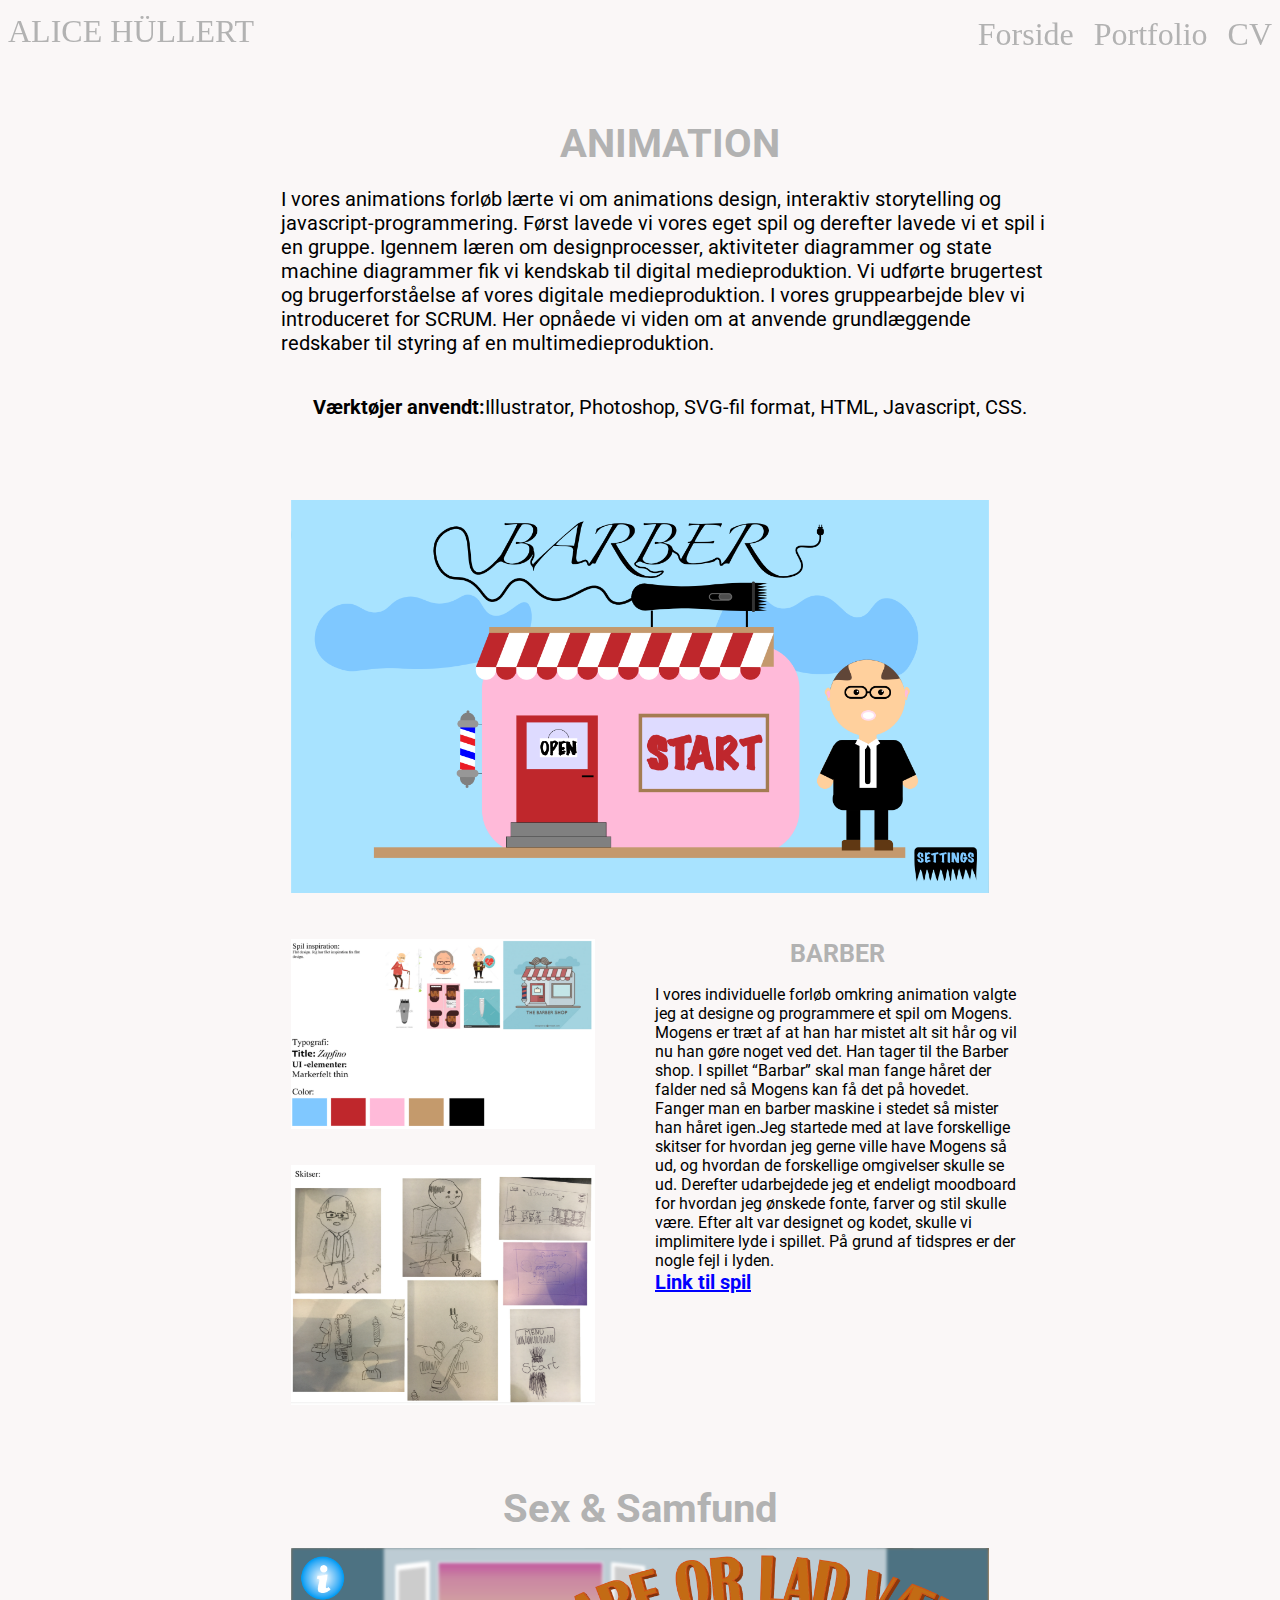
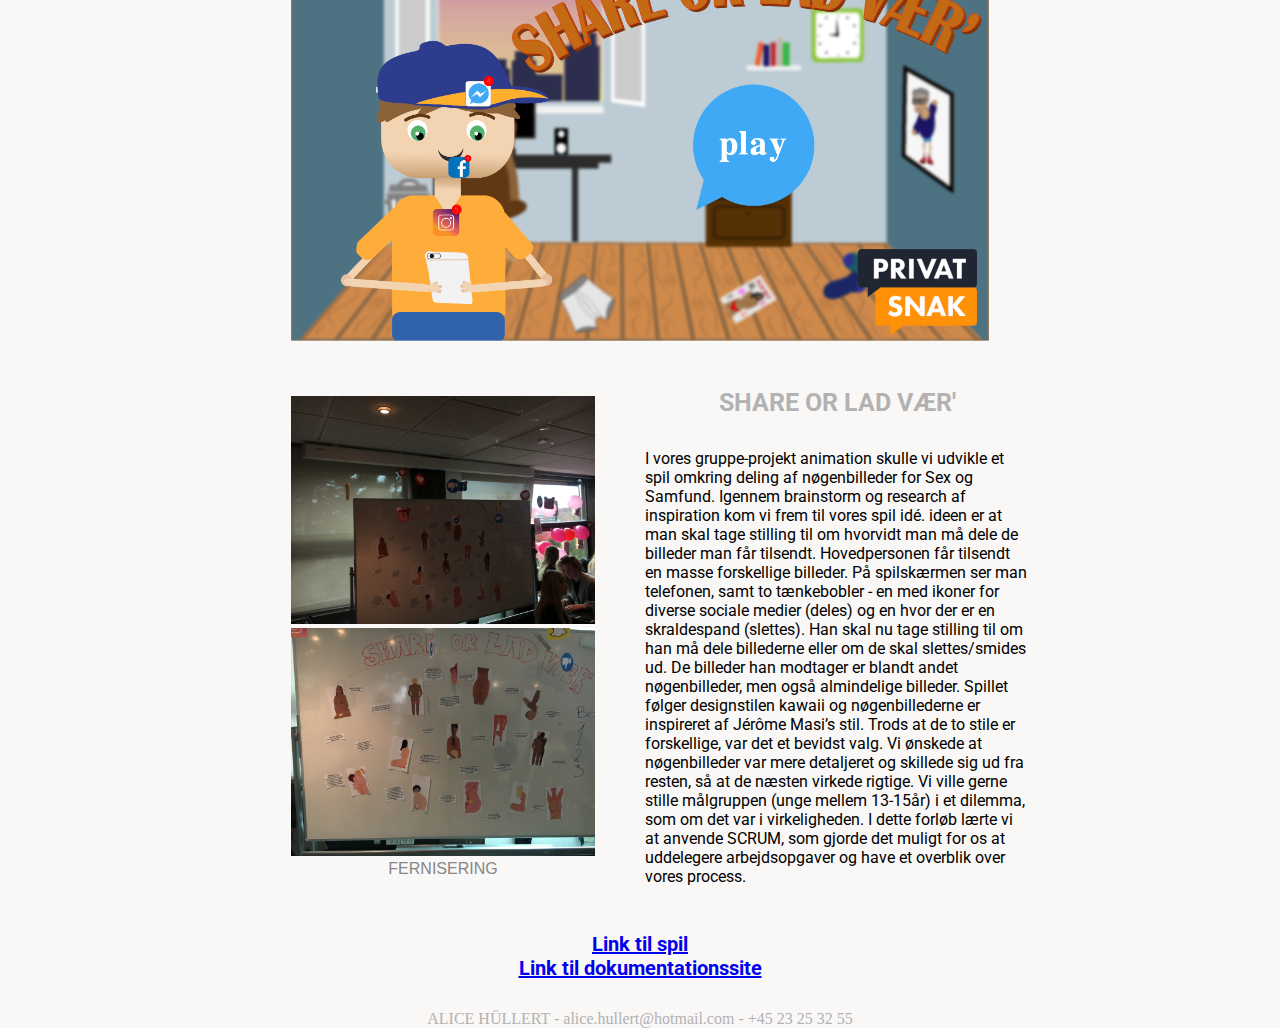
<file: portfolio/animation.html>
<!DOCTYPE html>
<html lang="da">

<head>
    <meta charset="utf-8">
    <meta name="viewport" content="width=device-width, initial-scale=1.0">
    <title>Animation</title>
    <link rel="stylesheet" href="style.css">

    <link href="https://fonts.googleapis.com/css?family=Roboto:300&display=swap" rel="stylesheet">

</head>

<body>
    <div class="all_content_animation">
        <header>
            <!--
       <h1>Tema 2</h1>
        <h2>Animation</h2>
-->
            <nav>
                <div class="mig">
                    <a href="index.html">
                        ALICE HÜLLERT
                    </a>
                </div>

                <div id="menuknap">☰</div>
                <ul id="menu" class="hidden">
                    <li> <a href="index.html">Forside</a>
                    </li>
                    <li><a href="portfolio.html">Portfolio</a></li>
                    <li>
                        <a href="cv.html">CV</a>
                    </li>
                </ul>
            </nav>
        </header>
        <div class="sectionwrapper_animation">

            <article class="box_1_animation">
                <h1>ANIMATION</h1>

                <p>I vores animations forløb lærte vi om animations design, interaktiv storytelling og javascript-programmering. Først lavede vi vores eget spil og derefter lavede vi et spil i en gruppe. Igennem læren om designprocesser, aktiviteter diagrammer og state machine diagrammer fik vi kendskab til digital medieproduktion. Vi udførte brugertest og brugerforståelse af vores digitale medieproduktion. I vores gruppearbejde blev vi introduceret for SCRUM. Her opnåede vi viden om at anvende grundlæggende redskaber til styring af en multimedieproduktion.
                </p>
                <p>
                    <b>Værktøjer anvendt:</b>Illustrator, Photoshop, SVG-fil format, HTML, Javascript, CSS.
                </p>
            </article>

            <article class="box_2_animation">
                <figure>
                    <img src="egetspil.png" alt="egetspil">
                </figure>

            </article>

            <article class="box_3_animation">
                <figure>
                    <img src="moodboard.png" alt="moodboard">
                </figure>
                <figure>
                    <img src="Skitser.png" alt="skitser">
                </figure>

            </article>


            <article class="box_4_animation">
                <h1>BARBER</h1>
                <p>I vores individuelle forløb omkring animation valgte jeg at designe og programmere et spil om Mogens. Mogens er træt af at han har mistet alt sit hår og vil nu han gøre noget ved det. Han tager til the Barber shop. I spillet “Barbar” skal man fange håret der falder ned så Mogens kan få det på hovedet. Fanger man en barber maskine i stedet så mister han håret igen.Jeg startede med at lave forskellige skitser for hvordan jeg gerne ville have Mogens så ud, og hvordan de forskellige omgivelser skulle se ud. Derefter udarbejdede jeg et endeligt moodboard for hvordan jeg ønskede fonte, farver og stil skulle være. Efter alt var designet og kodet, skulle vi implimitere lyde i spillet. På grund af tidspres er der nogle fejl i lyden.
                    <a href="http://alicehullert.com/kea/02-animation/spil/assets/">Link til spil</a>
                </p>

            </article>

            <article class="box_6_animation">
                <h1>Sex & Samfund</h1>
                <figure>
                    <img src="sogsspil.png" alt="sogs">
                </figure>
            </article>

            <article class="box_7_animation">
                <figure>
                    <img src="udstilling.JPG" alt="ud1">
                    <img src="udstilling2.JPG" alt="ud2">
                                <figcaption>FERNISERING</figcaption>

                </figure>
            </article>

            <article class="box_8_animation">
                <h1>SHARE OR LAD VÆR'</h1>

                <p>I vores gruppe-projekt animation skulle vi udvikle et spil omkring deling af nøgenbilleder for Sex og Samfund. Igennem brainstorm og research af inspiration kom vi frem til vores spil idé. ideen er at man skal tage stilling til om hvorvidt man må dele de billeder man får tilsendt. Hovedpersonen får tilsendt en masse forskellige billeder. På spilskærmen ser man telefonen, samt to tænkebobler - en med ikoner for diverse sociale medier (deles) og en hvor der er en skraldespand (slettes). Han skal nu tage stilling til om han må dele billederne eller om de skal slettes/smides ud. De billeder han modtager er blandt andet nøgenbilleder, men også almindelige billeder.

                    Spillet følger designstilen kawaii og nøgenbillederne er inspireret af Jérôme Masi’s stil. Trods at de to stile er forskellige, var det et bevidst valg. Vi ønskede at nøgenbilleder var mere detaljeret og skillede sig ud fra resten, så at de næsten virkede rigtige. Vi ville gerne stille målgruppen (unge mellem 13-15år) i et dilemma, som om det var i virkeligheden.

                    I dette forløb lærte vi at anvende SCRUM, som gjorde det muligt for os at uddelegere arbejdsopgaver og have et overblik over vores process.
                </p>

            </article>
            <article class="box_9_animation">
                <p class="links">
                    <a href="http://fionawray.dk/kea/02-animation/projektspil/index.html?fbclid=IwAR3ALwnoXwAYOgQBbXn0d7Df3ppokRWKa2QaxMRsekeoq632gUqjyIF9UWk">Link til spil</a>
                    <a href="http://annaseverine.dk/kea/02-animation/Gruppe-23_Dokumentationssite/">Link til dokumentationssite</a>
                </p>



            </article>

        </div>


    </div>


    <footer>
        ALICE HÜLLERT - alice.hullert@hotmail.com - +45 23 25 32 55
    </footer>
    <script src="script.js"></script>
</body>

</html>
</file>
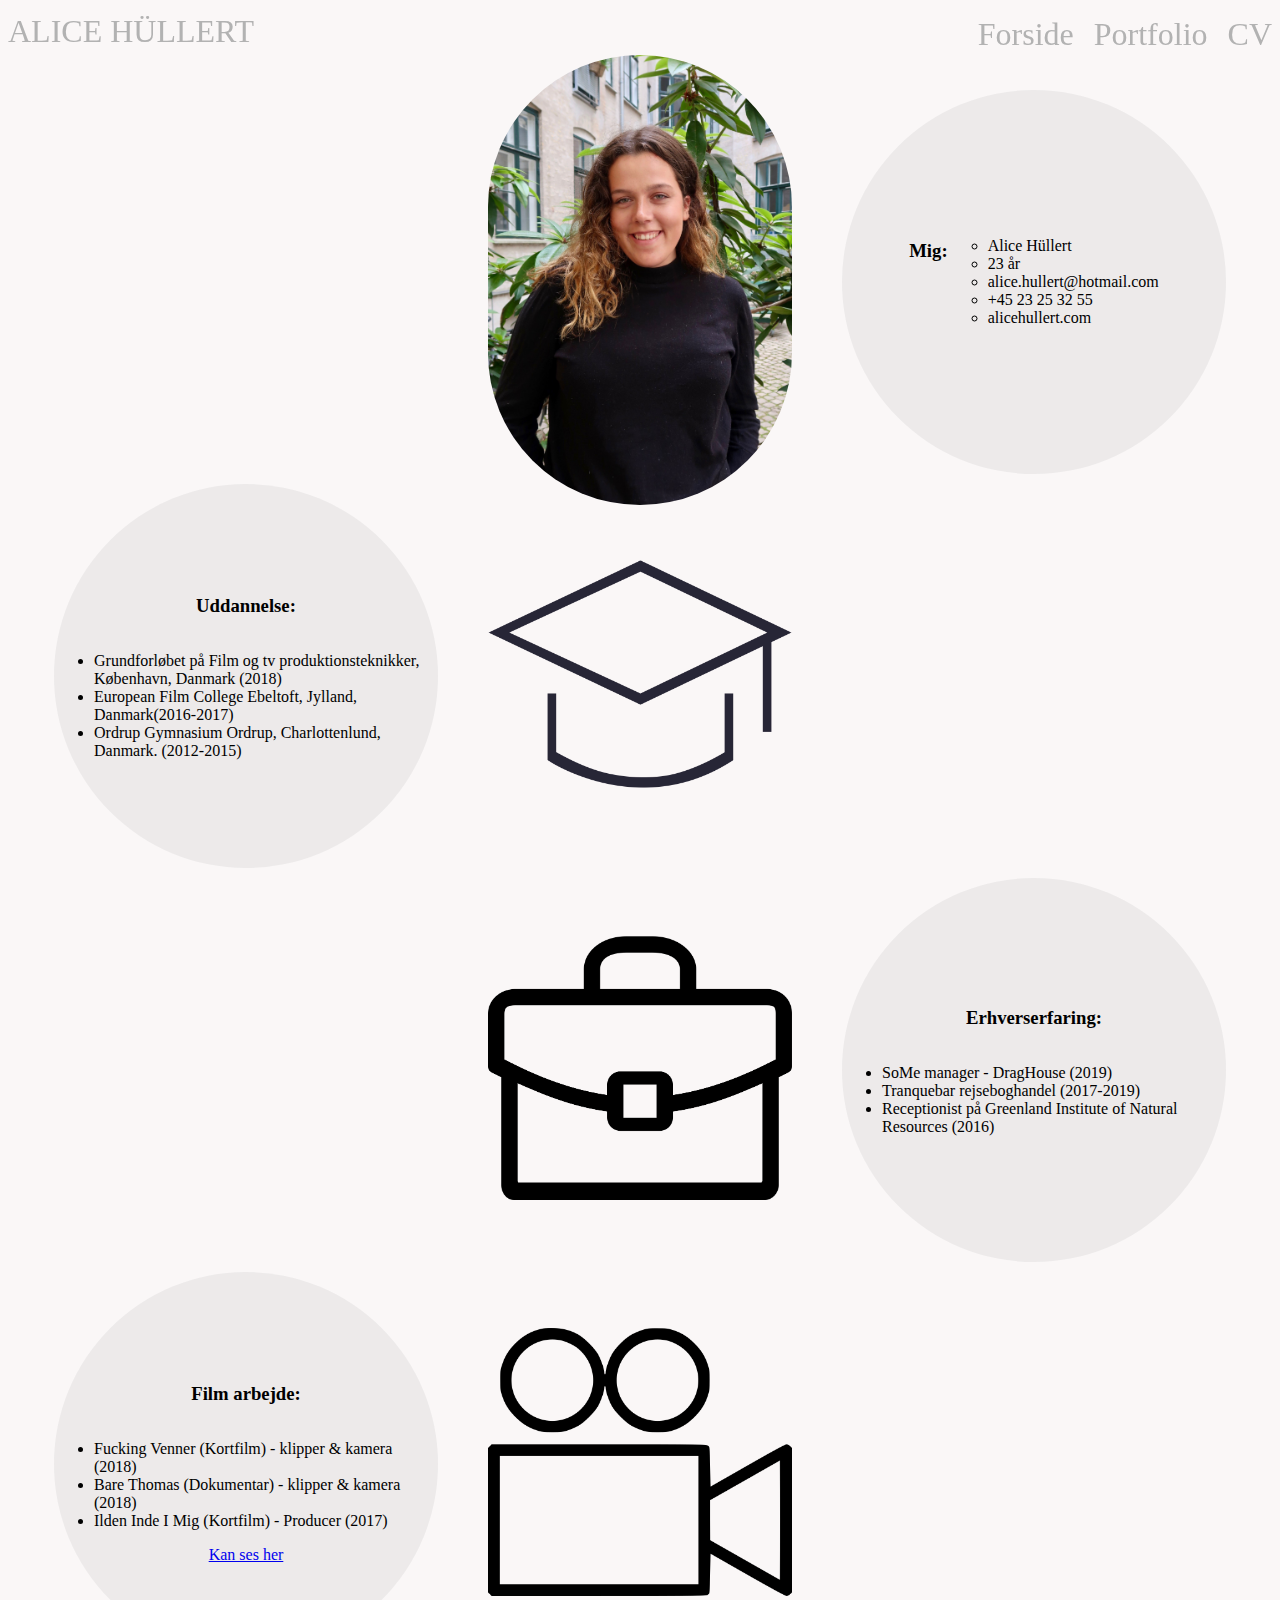
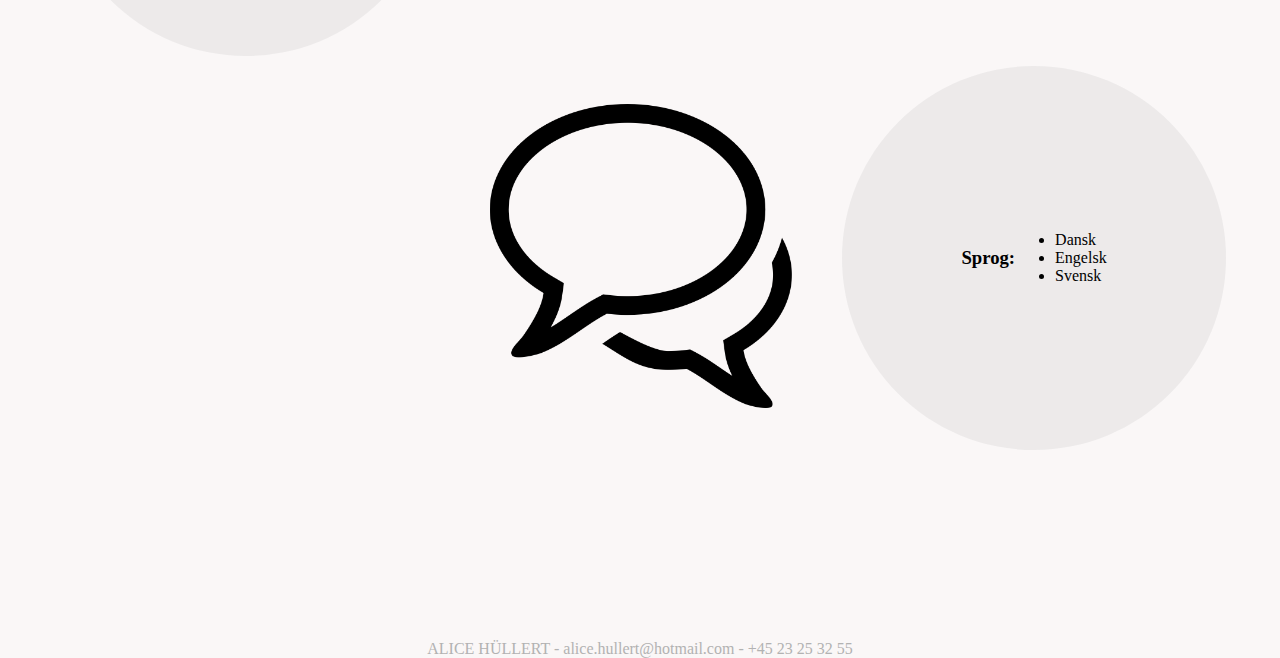
<file: portfolio/cv.html>
<!DOCTYPE html>
<html lang="da">

<head>
    <meta charset="utf-8">
    <meta name="viewport" content="width=device-width, initial-scale=1.0">
    <title>CV</title>
    <link rel="stylesheet" href="style.css">
</head>

<body>
    <div class="all_content_cv">
        <header>
            <nav>
                <div class="mig">
                    <a href="index.html">
                        ALICE HÜLLERT
                    </a>
                </div>

                <div id="menuknap">☰</div>
                <ul id="menu" class="hidden">
                    <li> <a href="index.html">Forside</a>
                    </li>
                    <li><a href="portfolio.html">Portfolio</a></li>
                    <li>
                        <a href="cv.html">CV</a>
                    </li>
                </ul>
            </nav>
        </header>

        <div class="sectionwrapper_cv">

            <article class="box_1_cv">
                <figure>
                    <img src="mig.jpg" alt="mig">
                </figure>
            </article>

            <article class="box_2_cv">
               <h3>Mig:</h3>
                <ul>

                    <li>Alice Hüllert</li>
                    <li>23 år</li>
                    <li>alice.hullert@hotmail.com</li>
                    <li>+45 23 25 32 55</li>
                    <li>alicehullert.com</li>
                </ul>
            </article>

            <article class=" box_3_cv">
                <figure>
                    <img src="skole.png" alt="arbejde">
                </figure>
            </article>


            <article class="box_4_cv">
<h3>Uddannelse:</h3>
                <ul>

                    <li> Grundforløbet på Film og tv produktionsteknikker, København, Danmark (2018) </li>
                    <li>European Film College Ebeltoft, Jylland, Danmark(2016-2017) </li>
                    <li>Ordrup Gymnasium Ordrup, Charlottenlund, Danmark. (2012-2015)</li>
                </ul>


            </article>

            <article class="box_5_cv">
                <figure>
                    <img src="arbejde.png" alt="mig">
                </figure>
            </article>

            <article class="box_6_cv">
               <h3>Erhverserfaring:</h3>
                <ul>

                    <li>SoMe manager - DragHouse (2019) </li>
                    <li> Tranquebar rejseboghandel (2017-2019) </li>
                    <li>Receptionist på Greenland Institute of Natural Resources (2016) </li>

                </ul>
            </article>

            <article class="box_7_cv">
                <figure>
                    <img src="film.png" alt="mig">
                </figure>
            </article>


            <article class="box_8_cv">
                <h3>Film arbejde:</h3>
                <ul>

                    <li>Fucking Venner (Kortfilm) - klipper & kamera (2018) </li>
                    <li>Bare Thomas (Dokumentar) - klipper & kamera (2018) </li>
                    <li> Ilden Inde I Mig (Kortfilm) - Producer (2017) </li>
                </ul>
                <a href="https://alicehullert.myportfolio.com/portfolio">Kan ses her</a>
            </article>

            <article class="box_9_cv">
                <figure>
                    <img src="sprog.png" alt="mig">
                </figure>
            </article>

            <article class="box_10_cv">
               <h3>Sprog:</h3>
                <ul>

                    <li>Dansk</li>
                    <li>Engelsk</li>
                    <li>Svensk</li>
                </ul>
            </article>

        </div>

    </div>



    <footer>
        ALICE HÜLLERT - alice.hullert@hotmail.com - +45 23 25 32 55
    </footer>
    <script src="script.js"></script>
</body></html>
</file>
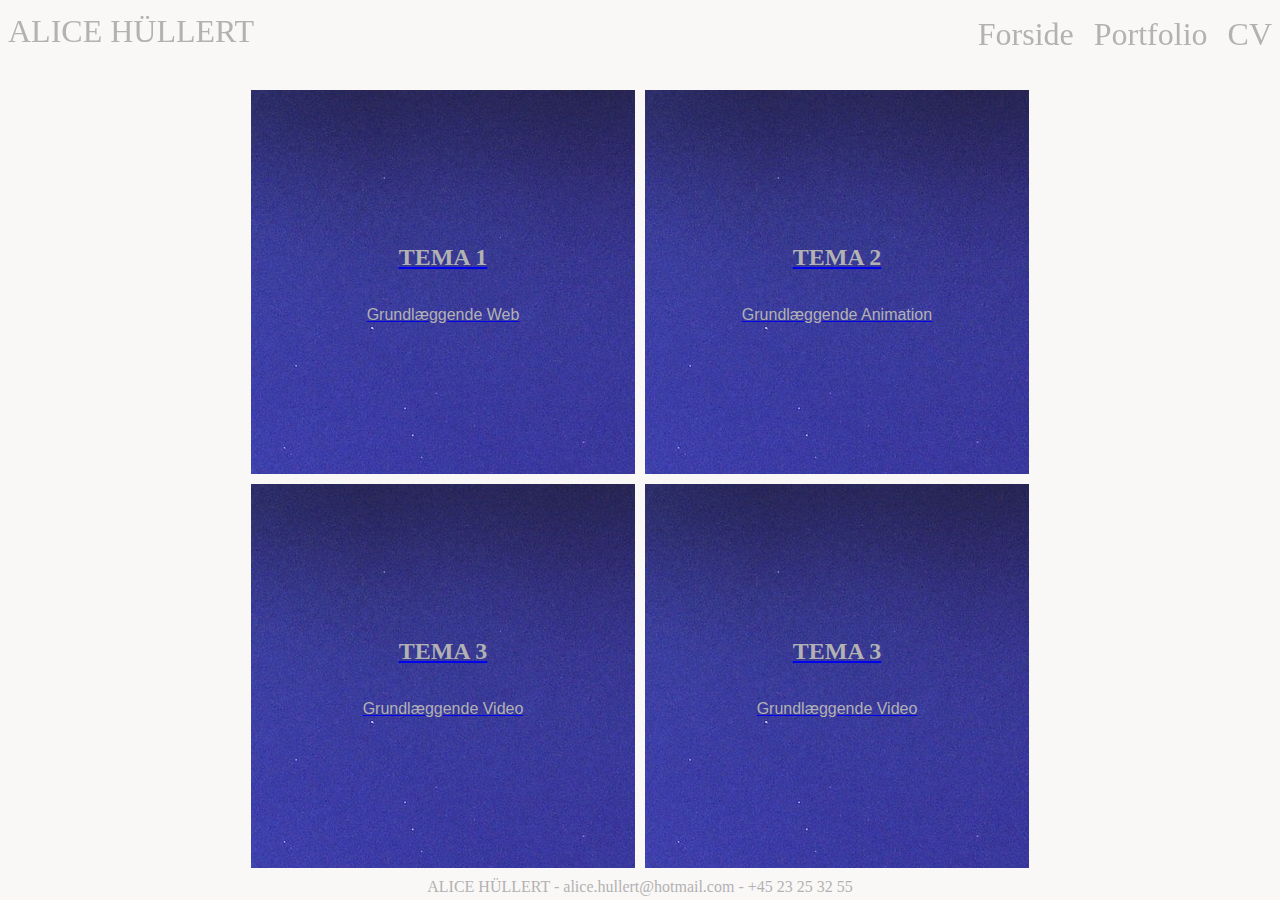
<file: portfolio/portfolio.html>
<!DOCTYPE html>
<html lang="da">

<head>
    <meta charset="utf-8">
    <meta name="viewport" content="width=device-width, initial-scale=1.0">
    <title>Portfolio</title>
    <link rel="stylesheet" href="style.css">
</head>

<body>
    <div class="all_content_portfolio">
        <header>
            <!--            <h1>Portfolio</h1>-->
            <nav>
                <div class="mig">
                    <a href="index.html">
                        ALICE HÜLLERT
                    </a>
                </div>

                <div id="menuknap">☰</div>
                <ul id="menu" class="hidden">
                    <li> <a href="index.html">Forside</a>
                    </li>
                    <li><a href="portfolio.html">Portfolio</a></li>
                    <li>
                        <a href="cv.html">CV</a>
                    </li>
                </ul>
            </nav>
        </header>

        <div class="sectionwrapper_portfolio">

            <a href="grundlaeggendehtml.html">
                <article class="box_1">
                    <h2> TEMA 1</h2>
                    <p>Grundlæggende Web</p>

                </article>
            </a>

            <a href="animation.html">
                <article class="box_2">
                    <h2> TEMA 2</h2>
                    <p>Grundlæggende Animation</p>
                </article>
            </a>
            <a href="video.html">
                <article class="box_3">

                    <h2> TEMA 3</h2>
                    <p>Grundlæggende Video</p>

                </article>
            </a>
            <a href="ux.html">
                <article class="box_4">
                    <h2> TEMA 3</h2>
                    <p>Grundlæggende Video</p>
                </article>
            </a>


        </div>
    </div>
    <footer>
        ALICE HÜLLERT - alice.hullert@hotmail.com - +45 23 25 32 55
    </footer>
    <script src="script.js"></script>
</body></html>
</file>
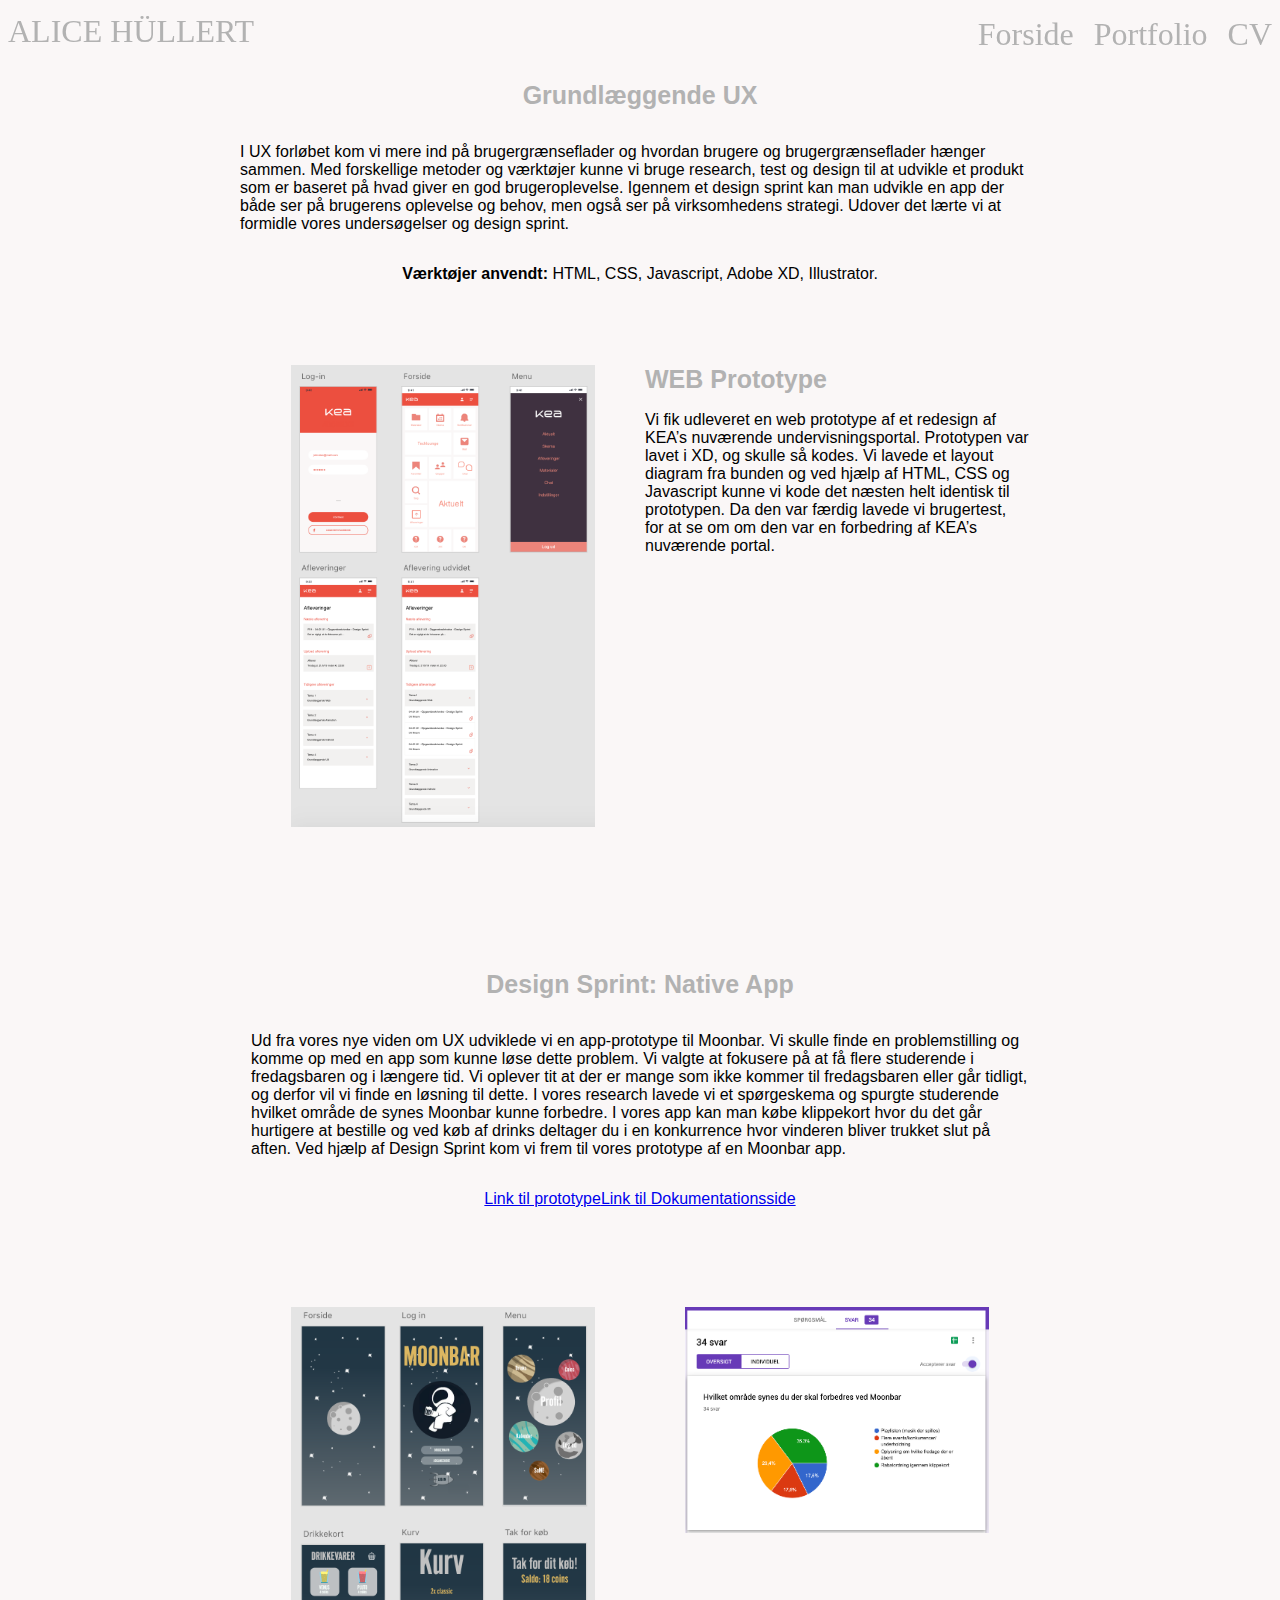
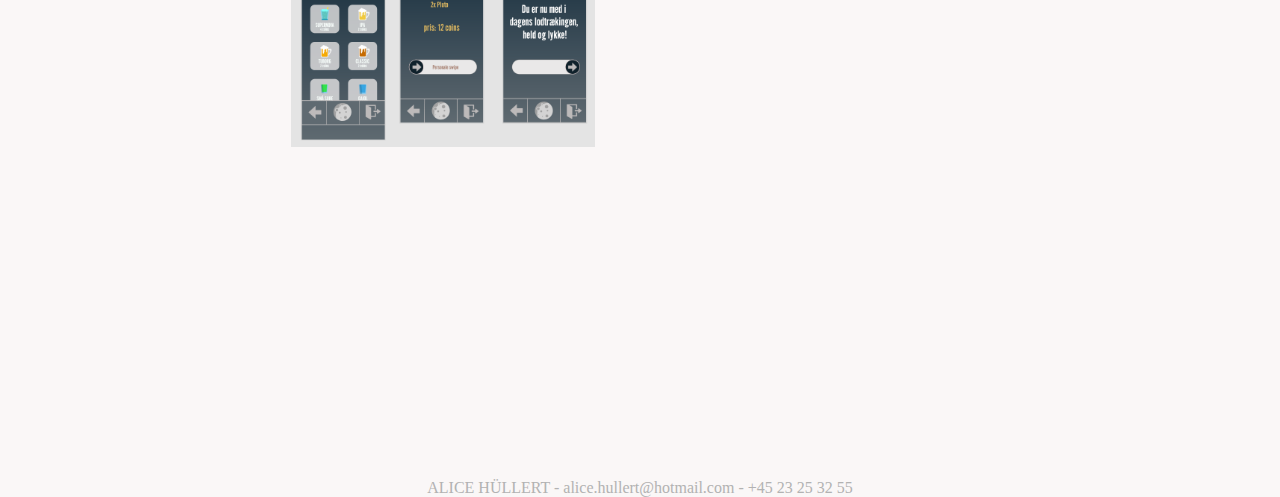
<file: portfolio/ux.html>
<!DOCTYPE html>
<html lang="da">

<head>
    <meta charset="utf-8">
    <meta name="viewport" content="width=device-width, initial-scale=1.0">
    <title>Grundlæggende UX</title>
    <link rel="stylesheet" href="style.css">
</head>

<body>
    <header>
        <!--
      <h1>Tema 4</h1>
        <h2>Grundlæggende UX</h2>
-->
        <nav>
            <div class="mig">
                <a href="index.html">
                    ALICE HÜLLERT
                </a>
            </div>

            <div id="menuknap">☰</div>
            <ul id="menu" class="hidden">
                <li> <a href="index.html">Forside</a>
                </li>
                <li><a href="portfolio.html">Portfolio</a></li>
                <li>
                    <a href="cv.html">CV</a>
                </li>
            </ul>
        </nav>
    </header>

    <div class="sectionwrapper_ux">
        <div class="ux">
            <h1>Grundlæggende UX</h1>
            <p>I UX forløbet kom vi mere ind på brugergrænseflader og hvordan brugere og brugergrænseflader hænger sammen. Med forskellige metoder og værktøjer kunne vi bruge research, test og design til at udvikle et produkt som er baseret på hvad giver en god brugeroplevelse. Igennem et design sprint kan man udvikle en app der både ser på brugerens oplevelse og behov, men også ser på virksomhedens strategi. Udover det lærte vi at formidle vores undersøgelser og design sprint.


            </p>
            <p><b>Værktøjer anvendt:</b> HTML, CSS, Javascript, Adobe XD, Illustrator. </p>
        </div>
        <div class="web_prototype">
            <div class="wp_image">
                <figure>
                    <img src="web_prototype.png" alt="web_prototype">
                </figure>
            </div>

            <div class="wp_text">
                <h1>WEB Prototype</h1>
                <p>Vi fik udleveret en web prototype af et redesign af KEA’s nuværende undervisningsportal. Prototypen var lavet i XD, og skulle så kodes. Vi lavede et layout diagram fra bunden og ved hjælp af HTML, CSS og Javascript kunne vi kode det næsten helt identisk til prototypen. Da den var færdig lavede vi brugertest, for at se om om den var en forbedring af KEA’s nuværende portal. </p>
            </div>
        </div>
        <div class="native_app">
            <div class="na_text">
                <h1>Design Sprint: Native App</h1>
                <p>Ud fra vores nye viden om UX udviklede vi en app-prototype til Moonbar. Vi skulle finde en problemstilling og komme op med en app som kunne løse dette problem. Vi valgte at fokusere på at få flere studerende i fredagsbaren og i længere tid. Vi oplever tit at der er mange som ikke kommer til fredagsbaren eller går tidligt, og derfor vil vi finde en løsning til dette. I vores research lavede vi et spørgeskema og spurgte studerende hvilket område de synes Moonbar kunne forbedre. I vores app kan man købe klippekort hvor du det går hurtigere at bestille og ved køb af drinks deltager du i en konkurrence hvor vinderen bliver trukket slut på aften. Ved hjælp af Design Sprint kom vi frem til vores prototype af en Moonbar app.
                </p>
                <p><a href="https://xd.adobe.com/view/50fd4f74-945d-4d7a-46c2-da4e061171b3-26cc/">Link til prototype</a></p>
                <p><a href="https://docs.google.com/document/d/13tqu4RqrII5y-HCrZRwU1Uqc2QAENyVEjFEiT-nNzig/edit?usp=sharing">Link til Dokumentationsside</a></p>

            </div>
            <div class="image1">
                <figure>
                    <img src="moonienights.png" alt="moonienights">
                </figure>
            </div>
            <div class="image2">
                <figure>
                    <img src="testmoonienights.png" alt="test">
                </figure>
            </div>
        </div>
    </div>

    <footer>
        ALICE HÜLLERT - alice.hullert@hotmail.com - +45 23 25 32 55
    </footer>
    <script src="script.js"></script>
</body>

</html>
</file>
<file: portfolio/style.css>
* {
    box-sizing: border-box;
}


body {
    margin: 0;
    overflow-x: hidden;
    background-color: #FAF7F7;
}

img {
    width: 100%;
}


footer {
    color: #b2b2b2;
    display: flex;
    justify-content: center;
}

html {
    margin: 0;
    padding: 0;
}

h1 {
    font-family: 'Roboto', sans-serif;
    font-weight: bolder;
    font-size: 25px;
    color: #b2b2b2;
}

h2 {
    padding: 0 5em;
}

p {
    max-width: 100%;
    max-height: 100%;
    font-family: 'Roboto', sans-serif;
}


figure img {
    max-width: 100%;
    max-height: 100%;
}

/*Menu*/

/* mouse over link */
header nav a:hover {
    color: darkblue;
}

/* selected link */
header nav a:active {
    color: #a39282;
}

header {
    position: absolute;
    position: fixed;
    width: 100%;
    height: 3em;
    display: flex;

}

nav a {
    margin: 0 0.25rem;
    padding: 0 0.25rem;
    text-decoration: none;
    color: #b2b2b2;
    font-size: 2rem;
}

nav {
    width: 100%;
    display: flex;
    justify-content: space-between;
}

.hidden {
    transform: translateX(-100%);
    opacity: 0;
}

#menu {
    list-style-type: none;
    transition: transform .3s;
    position: absolute;
    top: 0vw;
    right: 0vw;
    padding: 0vw;
}

#menuknap {
    display: inline-block;
    position: absolute;
    right: 2vw;
    top: 0vw;
    font-size: 2rem;
    color: #b2b2b2;
}

.mig {
    position: absolute;
    position: fixed;
    top: 1vw;

}

/*  Menu slut  */

/* SPlASH */


#splash .splashimg {
    background-image: url(splash_logo.jpg);
    width: 100vw;
    height: 175vw;
    background-size: cover;
    background-position: 50% 0%;

}

/* PORTFOLIO*/

.sectionwrapper_portfolio {
    display: grid;
    grid-template-columns: 30vw 30vw;
    grid-template-rows: 30vw 30vw;
    grid-gap: 10px;
    background-color: #FAF7F7;
    padding: 90px 10px 10px 10px;
    justify-content: center;
    width: 100%;
    height: 100%;
    background-size: cover;
    background-position: 50% 0%;
}

.box_1 {
    display: flex;
    justify-content: center;
    align-content: center;
    flex-wrap: wrap;
    background-image: url(F1000001.JPG);
    width: 100%;
    height: 100%;
    color: #b2b2b2;
    text-decoration: none;
}

.box_2 {
    display: flex;
    justify-content: center;
    align-content: center;
    flex-wrap: wrap;
    background-image: url(F1000001.JPG);
    width: 100%;
    height: 100%;
    color: #b2b2b2;
    text-decoration: none;
}

.box_3 {
    display: flex;
    justify-content: center;
    align-content: center;
    flex-wrap: wrap;
    background-image: url(F1000001.JPG);
    width: 100%;
    height: 100%;
    color: #b2b2b2;
    text-decoration: none;
}

.box_4 {
    display: flex;
    justify-content: center;
    align-content: center;
    flex-wrap: wrap;
    background-image: url(F1000001.JPG);
    width: 100%;
    height: 100%;
    color: #b2b2b2;
    text-decoration: none;
}


figcaption {
    font-family: 'arial';
    color: #868686;
    display: flex;
    justify-content: center;
    width: 100%;
    height: 100%;
    text-decoration: none;
}



.all_content_portfolio {
    display: flex;
    flex-wrap: wrap;
    justify-content: center;
}

header h1 {
    display: flex;
    justify-content: center;
    color: white
}

header h2 {
    display: flex;
    justify-content: center;
    color: white;
}

/* Grundlæggende HTML */

.sectionwrapper_grundlaeggendehtml {
    display: grid;
    grid-template-columns: 30vw 30vw;
    grid-template-rows: 30vw;
    grid-gap: 10px;
    background-color: #FAF7F7;
    padding: 90px 10px 10px 10px;
    justify-content: center;
    width: 100vw;
    height: 175vw;
    background-size: cover;
    background-position: 50% 0%;

}


.box_1_grundlaeggendehtml {

    grid-column: 2/span 1;
    grid-row: 1/span 1;

}

.box_2_grundlaeggendehtml {
    display: flex;
    justify-content: center;
    align-content: center;
    grid-column: 1/span 1;
    grid-row: 1/span 3;
}

.box_3_grundlaeggendehtml {
    display: flex;
    justify-content: center;
    align-content: center;
    flex-wrap: wrap;
    grid-column: 2/span 1;
    grid-row: 2/span 1;
}


/* Animation */

.sectionwrapper_animation {
    display: grid;
    grid-template-columns: 30vw 30vw;
    grid-template-rows: 30vw;
    grid-gap: 10px;
    background-color: #FAF7F7;
    padding: 90px 10px 10px 10px;
    justify-content: center;
    width: 100%;
    height: 100%;
    background-size: cover;
    background-position: 50% 0%;

}



.box_1_animation {
    display: flex;
    flex-wrap: wrap;
    justify-content: center;
    align-content: flex-start;
    font-size: 20px;
    grid-column-start: 1;
    grid-column-end: 3;
    grid-row: 1/ span 1;
    margin: 30px;
    min-width: 100%;
    min-height: 100%;
}

.box_1_animation h1 {
    font-size: 40px;
    padding: 0;
    margin: 0;

}

.links {
    font-weight: bolder;
    font-size: 20px;
    display: flex;
    flex-direction: column;
    align-items: center;
    color: blue;
}

.box_2_animation {
    display: flex;
    justify-content: center;
    align-items: center;
    grid-column: 1/span 2;
}

.box_3_animation {
    display: flex;
    justify-content: center;
    align-items: center;
    display: flex;
    flex-wrap: wrap;
}

.box_4_animation {
    grid-column: 2/span 1;
    display: flex;
    flex-wrap: wrap;
    justify-content: center;
    align-content: flex-start;
}

.box_4_animation p {
    display: flex;
    flex-wrap: wrap;
    margin: 0px;
    padding: 0px 10px 10px 10px;
}

.box_4_animation a {
    font-weight: bolder;
    font-size: 20px;
    display: flex;
    flex-direction: column;
    align-items: center;
    color: blue;
    padding: 0px;
}

.box_6_animation {
    display: flex;
    justify-content: center;
    align-items: center;
    flex-wrap: wrap;
    grid-column: 1/span 2;
    padding: 50px 0 0 0;
}

.box_6_animation h1 {
    font-size: 40px;
    padding: 0;
    margin: 0;
}

.box_7_animation {
    display: flex;
    justify-content: center;
    align-items: center;
    display: flex;
    flex-wrap: wrap;
    grid-column: 1/span 1;
}

.box_8_animation {
    display: flex;
    flex-wrap: wrap;
    justify-content: center;
    align-content: flex-start;
    grid-column: 2/span 1;
}

.box_9_animation {
    grid-column: 1/span 2;
}

/*Grundlæggende Video*/

.sectionwrapper_video {
    display: grid;
    grid-template-columns: 30vw 30vw;
    grid-template-rows: 30vw 30vw 30vw;
    grid-gap: 10px;
    background-color: #FAF7F7;
    padding: 90px 10px 10px 10px;
    justify-content: center;
    width: 100%;
    height: 100%;
    background-size: cover;
    background-position: 50% 0%;

}

.box_0_video {
    display: flex;
    flex-wrap: wrap;
    align-content: center;
    grid-column: 1/span 1;
    grid-row: 1/span 1;
}


.box_1_video {
    display: flex;
    justify-content: center;
    align-items: center;
    grid-column: 2/span 1;
    grid-row: 1/span 1;

}

.box_2_video {
    display: flex;
    justify-content: center;
    align-items: center;
    grid-column: 2/span 1;
    grid-row: 2/span 3;
}

.box_3_video {
    display: flex;
    justify-content: center;
    align-items: center;
    display: flex;
    flex-wrap: wrap;
    grid-column: 1/span 1;
    grid-row: 2/span 1;
}

.box_4_video {
    display: flex;
    justify-content: center;
    align-items: center;
    flex-wrap: wrap;

    grid-column: 1/span 1;
    grid-row: 3/span 2;
}

/*Button style*/
#video-controls {
    position: absolute;
}

button:hover {
    cursor: pointer;
}

button {
    background-color: silver;
    border: solid;
}

#seek-bar {
    width: 120px;
}

#volume-bar {
    width: 55px;
}

#video_container {
    display: flex;
    justify-content: center;
    align-items: flex-end;
}

/* Grundlæggende UX */

.sectionwrapper_ux {
    display: flex;
    flex-wrap: wrap;
    justify-content: center;
    align-content: flex-start;
    width: 100%;
    height: 100%;
    background-size: cover;
    background-position: 50% 0%;
}

.ux {
    display: flex;
    justify-content: center;
    flex-wrap: wrap;
    padding: 4em 15em 0 15em;
}

.native_app {
    display: grid;
    grid-template-columns: 30vw 30vw;
    grid-template-rows: 30vw 30vw 30vw;
    grid-gap: 10px;
}

.web_prototype {
    display: grid;
    grid-template-columns: 30vw 30vw;
    grid-template-rows: 30vw;
    grid-gap: 10px;
    padding: 50px;
}

.wp_image {
    grid-column: 1/span 1;
    grid-row: 1/span 2;
}

.na_text {
    display: flex;
    flex-wrap: wrap;
    justify-content: center;
    align-content: center;
    grid-column: 1/span 2;
    grid-row: 1/span 1;
}

.image1 {
    grid-column: 1/span 1;
    grid-row: 2/span 3;
}

.image2 {
    grid-column: 2/span 1;
    grid-row: 2/span 1;
}

/* CV */

.sectionwrapper_cv {
    display: grid;
    grid-template-columns: 30vw 30vw 30vw;
    grid-template-rows: 30vw 30vw 30vw 30vw 30vw;
    grid-gap: 10px;
    background-color: #FAF7F7;
    padding: 90px 10px 10px 10px;
    justify-content: center;
    width: 100vw;
    height: 175vw;
    background-size: cover;
    background-position: 50% 0%;
    min-width: 700px;
}

.sectionwrapper_cv p {
    width: 100%;
    height: 100%;
}

.box_1_cv {
    border-radius: 20rem;
    display: flex;
    justify-content: center;
    align-items: center;
    grid-column: 2/span 1;
    grid-row: 1/span 1;

}

.box_1_cv img {
    width: 100%;
    border-radius: 10em
}

.box_2_cv {
    background-color: rgba(178, 178, 178, 0.19);
    display: flex;
    justify-content: center;
    align-content: center;
    grid-column: 3/span 1;
    grid-row: 1/span 1;
    border-radius: 30em;
    flex-wrap: wrap;
}

.box_2_cv ul {
    list-style-type: circle;

}

.box_3_cv {
    border-radius: 20rem;
    display: flex;
    justify-content: center;
    align-items: center;
    display: flex;
    flex-wrap: wrap;
    grid-column: 2/span 1;
    grid-row: 2/span 1;
}


.box_4_cv {
    background-color: rgba(178, 178, 178, 0.19);
    display: flex;
    justify-content: center;
    align-content: center;
    flex-wrap: wrap;
    grid-column: 1/span 1;
    grid-row: 2/span 1;
    border-radius: 30em;
}

.box_5_cv {
    border-radius: 20rem;
    display: flex;
    justify-content: center;
    align-items: center;
    grid-column: 2/span 1;
    grid-row: 3/span 1;

}

.box_6_cv {
    background-color: rgba(178, 178, 178, 0.19);
    display: flex;
    flex-wrap: wrap;
    justify-content: center;
    align-items: center;
    align-content: center;
    grid-column: 3/span 1;
    grid-row: 3/span 1;
    border-radius: 30em;
}

.box_7_cv {
    border-radius: 20rem;
    display: flex;
    justify-content: center;
    align-items: center;
    display: flex;
    flex-wrap: wrap;
    grid-column: 2/span 1;
    grid-row: 4/span 1;
}

.box_8_cv {
    background-color: rgba(178, 178, 178, 0.19);
    display: flex;
    justify-content: center;
    align-content: center;
    flex-wrap: wrap;
    grid-column: 1/span 1;
    grid-row: 4/span 1;
    border-radius: 30em;
}

.box_9_cv {
    border-radius: 20rem;
    display: flex;
    justify-content: center;
    align-items: center;
    grid-column: 2/span 1;
    grid-row: 5/span 1;
}

.box_10_cv {
    background-color: rgba(178, 178, 178, 0.19);
    display: flex;
    flex-wrap: wrap;
    justify-content: center;
    align-items: center;
    grid-column: 3/span 1;
    grid-row: 5/span 1;
    border-radius: 30em;
}


/*Media*/

@media (orientation: landscape) {
    #splash .splashimg {
        width: 100vw;
        height: 56.25vw;
        background-position: 0% 0%;
    }
}

@media only screen and (min-width: 700px) {
    #splash {
        width: 100vw;
        height: 56.25vw;
        background-position: 0% 0%;
    }

}

@media screen and (min-width: 700px) {
    #menuknap {
        display: none;
    }

    #menu.hidden {
        transform: translateX(0);
        opacity: 1;
    }

    #menu li {
        display: inline-block;
    }

}
</file>
